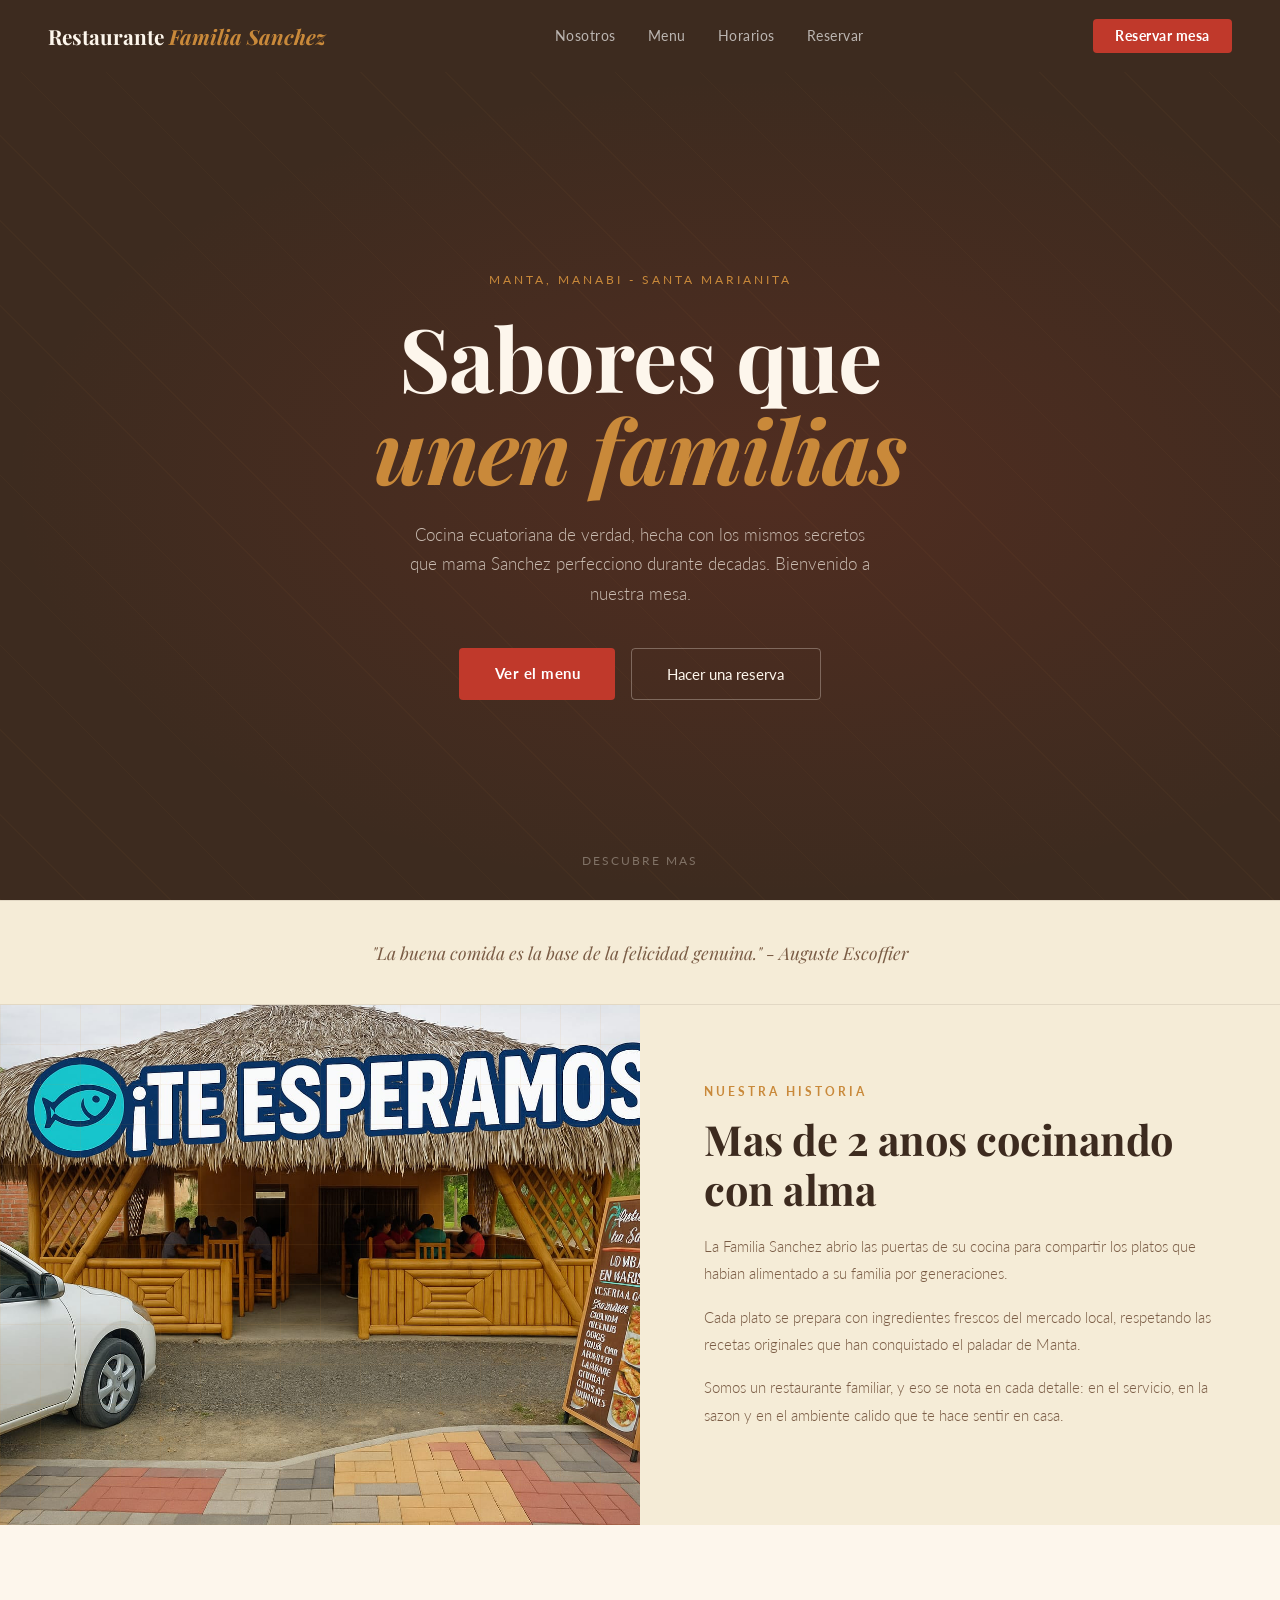
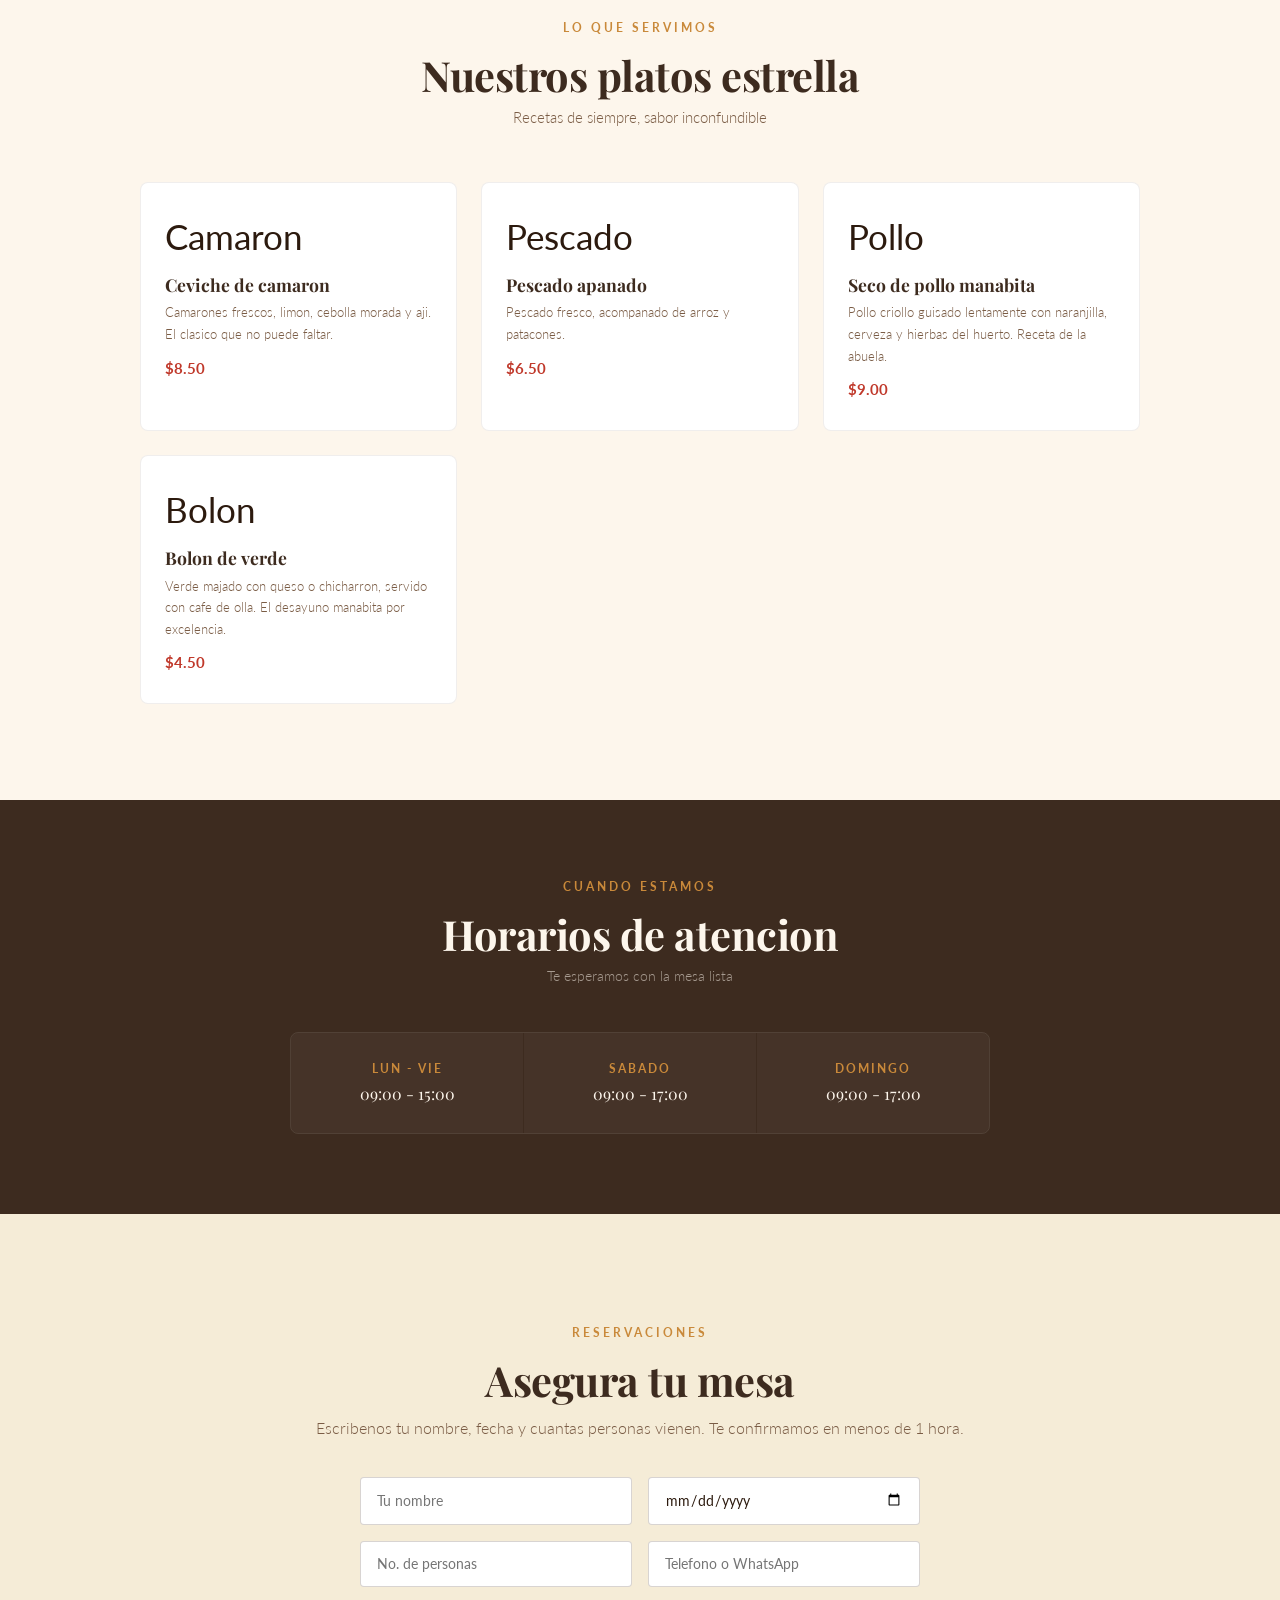
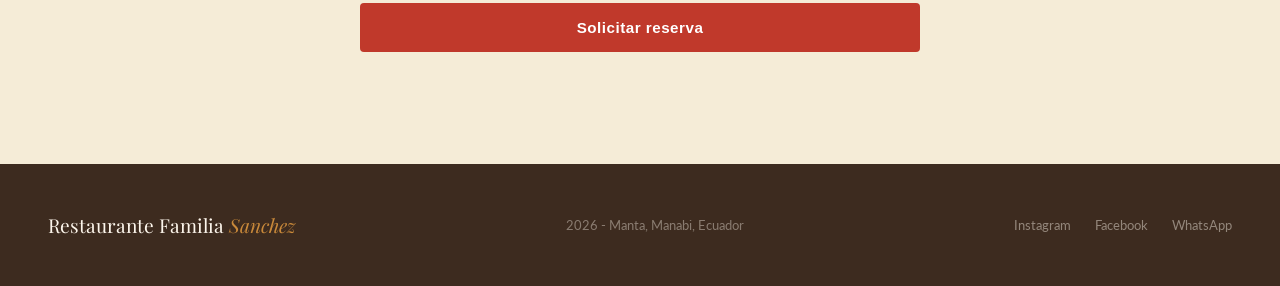
<file: index.html>
<!DOCTYPE html>
<html lang="es">
<head>
  <meta charset="UTF-8">
  <meta name="viewport" content="width=device-width, initial-scale=1.0">
  <title>Restaurante Familia Sanchez</title>
  <link href="https://fonts.googleapis.com/css2?family=Playfair+Display:ital,wght@0,700;0,900;1,700&family=Lato:wght@300;400;700&display=swap" rel="stylesheet">
  <link rel="stylesheet" href="styles.css">
  <script src="app.js" defer></script>
</head>
<body>
  <nav>
    <div class="logo-nav">Restaurante <span>Familia Sanchez</span></div>
    <div class="nav-links">
      <a href="#nosotros">Nosotros</a>
      <a href="#menu">Menu</a>
      <a href="#horarios">Horarios</a>
      <a href="#reserva">Reservar</a>
    </div>
    <a href="#reserva" class="nav-res">Reservar mesa</a>
  </nav>

  <section class="hero">
    <div class="hero-bg"></div>
    <div class="hero-overlay"></div>
    <div class="hero-content">
      <span class="hero-sup">Manta, Manabi - Santa Marianita</span>
      <h1>Sabores que<br><em>unen familias</em></h1>
      <p class="hero-desc">Cocina ecuatoriana de verdad, hecha con los mismos secretos que mama Sanchez perfecciono durante decadas. Bienvenido a nuestra mesa.</p>
      <div class="hero-btns">
        <a href="#menu" class="btn-main">Ver el menu</a>
        <a href="#reserva" class="btn-outline">Hacer una reserva</a>
      </div>
    </div>
    <div class="scroll-hint">descubre mas</div>
  </section>

  <div class="divider">
    <p>"La buena comida es la base de la felicidad genuina." - Auguste Escoffier</p>
  </div>

  <div class="about" id="nosotros">
    <div class="about-image">
      <div class="about-pattern"></div>
      <img src="Restaurante.jpeg" alt="Restaurante Familia Sanchez 2205" class="imagen-restaurante">
    </div>
    <div class="about-text">
      <span class="section-tag">Nuestra historia</span>
      <h2>Mas de 2 anos cocinando con alma</h2>
      <p>La Familia Sanchez abrio las puertas de su cocina para compartir los platos que habian alimentado a su familia por generaciones.</p>
      <p>Cada plato se prepara con ingredientes frescos del mercado local, respetando las recetas originales que han conquistado el paladar de Manta.</p>
      <p>Somos un restaurante familiar, y eso se nota en cada detalle: en el servicio, en la sazon y en el ambiente calido que te hace sentir en casa.</p>
    </div>
  </div>

  <section class="menu-section" id="menu">
    <span class="section-tag">Lo que servimos</span>
    <h2>Nuestros platos estrella</h2>
    <p class="menu-sub">Recetas de siempre, sabor inconfundible</p>
    <div class="menu-grid">
      <div class="menu-card">
        <span class="menu-emoji">Camaron</span>
        <h4>Ceviche de camaron</h4>
        <p>Camarones frescos, limon, cebolla morada y aji. El clasico que no puede faltar.</p>
        <span class="menu-price">$8.50</span>
      </div>
      <div class="menu-card">
        <span class="menu-emoji">Pescado</span>
        <h4>Pescado apanado</h4>
        <p>Pescado fresco, acompanado de arroz y patacones.</p>
        <span class="menu-price">$6.50</span>
      </div>
      <div class="menu-card">
        <span class="menu-emoji">Pollo</span>
        <h4>Seco de pollo manabita</h4>
        <p>Pollo criollo guisado lentamente con naranjilla, cerveza y hierbas del huerto. Receta de la abuela.</p>
        <span class="menu-price">$9.00</span>
      </div>
      <div class="menu-card">
        <span class="menu-emoji">Bolon</span>
        <h4>Bolon de verde</h4>
        <p>Verde majado con queso o chicharron, servido con cafe de olla. El desayuno manabita por excelencia.</p>
        <span class="menu-price">$4.50</span>
      </div>
    </div>
  </section>

  <section class="horarios" id="horarios">
    <span class="section-tag">Cuando estamos</span>
    <h2>Horarios de atencion</h2>
    <p class="horarios-sub">Te esperamos con la mesa lista</p>
    <div class="horarios-grid">
      <div class="horario-item">
        <div class="horario-dia">Lun - Vie</div>
        <div class="horario-hora">09:00 - 15:00</div>
      </div>
      <div class="horario-item">
        <div class="horario-dia">Sabado</div>
        <div class="horario-hora">09:00 - 17:00</div>
      </div>
      <div class="horario-item">
        <div class="horario-dia">Domingo</div>
        <div class="horario-hora">09:00 - 17:00</div>
      </div>
    </div>
  </section>

  <section class="reserva" id="reserva">
    <span class="section-tag">Reservaciones</span>
    <h2>Asegura tu mesa</h2>
    <p>Escribenos tu nombre, fecha y cuantas personas vienen. Te confirmamos en menos de 1 hora.</p>

    <div class="form-row">
      <input type="text" id="nombre" placeholder="Tu nombre" required>
      <input type="date" id="fecha" required>
    </div>
    <div class="form-row" style="margin-top: 1rem;">
      <input type="number" id="personas" placeholder="No. de personas" min="1" max="20" required>
      <input type="tel" id="telefono" placeholder="Telefono o WhatsApp" required>
    </div>

    <button class="form-submit" id="btnReserva" onclick="enviarReserva()">Solicitar reserva</button>
    <div class="msg" id="mensajeRespuesta"></div>
  </section>

  <footer>
    <div class="footer-logo">Restaurante Familia <span>Sanchez</span></div>
    <p>2026 - Manta, Manabi, Ecuador</p>
    <div class="footer-links">
      <a href="#">Instagram</a>
      <a href="#">Facebook</a>
      <a href="#">WhatsApp</a>
    </div>
  </footer>
</body>
</html>
</file>
<file: styles.css>
*, *::before, *::after {
  box-sizing: border-box;
  margin: 0;
  padding: 0;
}

:root {
  --cream: #FDF6EC;
  --warm: #F5ECD7;
  --brown: #3D2B1F;
  --brown2: #6B4226;
  --red: #C0392B;
  --gold: #C9893A;
  --text: #2C1A0E;
  --muted: #7A5C45;
}

html {
  scroll-behavior: smooth;
}

body {
  font-family: 'Lato', sans-serif;
  background: var(--cream);
  color: var(--text);
  overflow-x: hidden;
}

a {
  text-decoration: none;
  color: inherit;
}

/* NAV */
nav {
  display: flex;
  justify-content: space-between;
  align-items: center;
  padding: 1.2rem 3rem;
  background: var(--brown);
  position: sticky;
  top: 0;
  z-index: 100;
}

.logo-nav {
  font-family: 'Playfair Display', serif;
  color: var(--cream);
  font-size: 1.3rem;
  font-weight: 700;
  line-height: 1.2;
}

.logo-nav span {
  color: var(--gold);
  font-style: italic;
}

.nav-links {
  display: flex;
  gap: 2rem;
  font-size: 0.88rem;
  color: rgba(255,255,255,0.65);
  letter-spacing: 0.5px;
}

.nav-links a:hover {
  color: var(--gold);
}

.nav-res {
  background: var(--red);
  color: #fff;
  padding: 0.55rem 1.4rem;
  border-radius: 4px;
  font-size: 0.85rem;
  font-weight: 700;
  letter-spacing: 0.5px;
}

.nav-res:hover {
  background: #a93226;
}

/* HERO */
.hero {
  min-height: 92vh;
  display: flex;
  align-items: center;
  justify-content: center;
  position: relative;
  overflow: hidden;
  background: var(--brown);
}

.hero-bg {
  position: absolute;
  inset: 0;
  background: repeating-linear-gradient(45deg, rgba(201,137,58,0.04) 0, rgba(201,137,58,0.04) 1px, transparent 1px, transparent 60px);
  pointer-events: none;
}

.hero-overlay {
  position: absolute;
  inset: 0;
  background: radial-gradient(ellipse at 60% 50%, rgba(192,57,43,0.15) 0, transparent 70%);
}

.hero-content {
  position: relative;
  text-align: center;
  padding: 2rem;
  max-width: 820px;
}

.hero-sup {
  font-size: 0.78rem;
  letter-spacing: 3px;
  text-transform: uppercase;
  color: var(--gold);
  margin-bottom: 1.5rem;
  display: block;
}

h1 {
  font-family: 'Playfair Display', serif;
  font-size: clamp(3rem, 8vw, 5.5rem);
  color: var(--cream);
  line-height: 1.05;
  letter-spacing: -1px;
  margin-bottom: 1.5rem;
}

h1 em {
  font-style: italic;
  color: var(--gold);
}

.hero-desc {
  color: rgba(253,246,236,0.7);
  font-size: 1.05rem;
  font-weight: 300;
  max-width: 480px;
  margin: 0 auto 2.5rem;
  line-height: 1.75;
}

.hero-btns {
  display: flex;
  gap: 1rem;
  justify-content: center;
  flex-wrap: wrap;
}

.btn-main {
  background: var(--red);
  color: #fff;
  padding: 1rem 2.2rem;
  border-radius: 4px;
  font-weight: 700;
  font-size: 0.95rem;
  letter-spacing: 0.5px;
  transition: background 0.2s;
}

.btn-main:hover {
  background: #a93226;
}

.btn-outline {
  border: 1px solid rgba(253,246,236,0.3);
  color: var(--cream);
  padding: 1rem 2.2rem;
  border-radius: 4px;
  font-size: 0.95rem;
  transition: border-color 0.2s;
}

.btn-outline:hover {
  border-color: var(--gold);
  color: var(--gold);
}

.scroll-hint {
  position: absolute;
  bottom: 2rem;
  left: 50%;
  transform: translateX(-50%);
  color: rgba(253,246,236,0.35);
  font-size: 0.75rem;
  letter-spacing: 2px;
  text-transform: uppercase;
  animation: bob 2s ease-in-out infinite;
}

@keyframes bob {
  0%, 100% { transform: translateX(-50%) translateY(0); }
  50% { transform: translateX(-50%) translateY(6px); }
}

/* DIVIDER */
.divider {
  text-align: center;
  padding: 2.5rem;
  background: var(--warm);
  border-top: 1px solid rgba(61,43,31,0.1);
  border-bottom: 1px solid rgba(61,43,31,0.1);
}

.divider p {
  font-family: 'Playfair Display', serif;
  font-style: italic;
  color: var(--muted);
  font-size: 1.1rem;
}

/* NOSOTROS */
.about {
  display: grid;
  grid-template-columns: 1fr 1fr;
  gap: 0;
  max-width: 100%;
  overflow: hidden;
}

.about-image {
  background: var(--brown2);
  min-height: 420px;
  display: flex;
  align-items: center;
  justify-content: center;
  position: relative;
  overflow: hidden;
}

.imagen-restaurante {
  position: absolute;
  inset: 0;
  width: 100%;
  height: 100%;
  object-fit: cover;        /* Llena el contenedor proporcionalmente */
  object-position: center;   /* Centra la imagen por defecto */
  z-index: 1;
}

.about-illustration {
  font-size: 7rem;
  opacity: 0.25;
  z-index: 3;
}

.about-pattern {
  position: absolute;
  inset: 0;
  background: repeating-linear-gradient(0deg, rgba(201,137,58,0.08) 0, rgba(201,137,58,0.08) 1px, transparent 1px, transparent 40px), repeating-linear-gradient(90deg, rgba(201,137,58,0.08) 0, rgba(201,137,58,0.08) 1px, transparent 1px, transparent 40px);
  z-index: 2;
}

.about-text {
  padding: 5rem 4rem;
  background: var(--warm);
}

.section-tag {
  font-size: 0.72rem;
  letter-spacing: 3px;
  text-transform: uppercase;
  color: var(--gold);
  font-weight: 700;
  margin-bottom: 1rem;
  display: block;
}

h2 {
  font-family: 'Playfair Display', serif;
  font-size: clamp(1.8rem, 3.5vw, 2.6rem);
  line-height: 1.2;
  letter-spacing: -0.5px;
  margin-bottom: 1.2rem;
  color: var(--brown);
}

.about-text p {
  color: var(--muted);
  font-size: 0.95rem;
  line-height: 1.8;
  margin-bottom: 1rem;
  font-weight: 300;
}

.about-text p strong {
  color: var(--brown2);
  font-weight: 700;
}

/* MENU PREVIEW */
.menu-section {
  padding: 6rem 3rem;
  background: var(--cream);
  text-align: center;
}

.menu-section h2 {
  margin-bottom: 0.5rem;
}

.menu-sub {
  color: var(--muted);
  font-size: 0.95rem;
  margin-bottom: 3.5rem;
  font-weight: 300;
}

.menu-grid {
  display: grid;
  grid-template-columns: repeat(auto-fit, minmax(240px, 1fr));
  gap: 1.5rem;
  max-width: 1000px;
  margin: 0 auto;
}

.menu-card {
  background: #fff;
  border: 1px solid rgba(61,43,31,0.08);
  border-radius: 8px;
  padding: 2rem 1.5rem;
  text-align: left;
  transition: transform 0.2s, box-shadow 0.2s;
}

.menu-card:hover {
  transform: translateY(-4px);
  box-shadow: 0 12px 30px rgba(61,43,31,0.1);
}

.menu-emoji {
  font-size: 2.2rem;
  margin-bottom: 1rem;
  display: block;
}

.menu-card h4 {
  font-family: 'Playfair Display', serif;
  font-size: 1.1rem;
  margin-bottom: 0.4rem;
  color: var(--brown);
}

.menu-card p {
  font-size: 0.82rem;
  color: var(--muted);
  line-height: 1.65;
  font-weight: 300;
}

.menu-price {
  display: inline-block;
  margin-top: 0.8rem;
  font-weight: 700;
  color: var(--red);
  font-size: 0.95rem;
}

/* HORARIOS */
.horarios {
  background: var(--brown);
  padding: 5rem 3rem;
  text-align: center;
}

.horarios h2 {
  color: var(--cream);
  margin-bottom: 0.5rem;
}

.horarios-sub {
  color: rgba(253,246,236,0.55);
  font-size: 0.9rem;
  margin-bottom: 3rem;
  font-weight: 300;
}

.horarios-grid {
  display: flex;
  justify-content: center;
  gap: 1px;
  max-width: 700px;
  margin: 0 auto;
  border: 1px solid rgba(255,255,255,0.1);
  border-radius: 8px;
  overflow: hidden;
}

.horario-item {
  flex: 1;
  padding: 1.8rem 1rem;
  background: rgba(255,255,255,0.04);
}

.horario-item:hover {
  background: rgba(201,137,58,0.1);
}

.horario-dia {
  font-size: 0.72rem;
  letter-spacing: 2px;
  text-transform: uppercase;
  color: var(--gold);
  font-weight: 700;
  margin-bottom: 0.5rem;
}

.horario-hora {
  color: var(--cream);
  font-family: 'Playfair Display', serif;
  font-size: 1rem;
}

/* RESERVA */
.reserva {
  padding: 7rem 3rem;
  background: var(--warm);
  text-align: center;
}

.reserva h2 {
  margin-bottom: 0.8rem;
}

.reserva p {
  color: var(--muted);
  margin-bottom: 2.5rem;
  font-weight: 300;
}

.form-row {
  display: flex;
  gap: 1rem;
  justify-content: center;
  flex-wrap: wrap;
  max-width: 560px;
  margin: 0 auto;
}

.form-row input {
  flex: 1;
  min-width: 160px;
  padding: 0.85rem 1rem;
  border: 1px solid rgba(61,43,31,0.2);
  border-radius: 4px;
  background: #fff;
  font-family: 'Lato', sans-serif;
  font-size: 0.9rem;
  color: var(--text);
  outline: none;
}

.form-row input:focus {
  border-color: var(--gold);
}

.form-submit {
  width: 100%;
  max-width: 560px;
  margin: 1rem auto 0;
  display: block;
  background: var(--red);
  color: #fff;
  border: none;
  padding: 1rem;
  border-radius: 4px;
  font-size: 0.95rem;
  font-weight: 700;
  letter-spacing: 0.5px;
  cursor: pointer;
}

.form-submit:hover {
  background: #a93226;
}

/* FOOTER */
footer {
  background: var(--brown);
  padding: 3rem;
  display: flex;
  flex-wrap: wrap;
  gap: 2rem;
  justify-content: space-between;
  align-items: center;
}

.footer-logo {
  font-family: 'Playfair Display', serif;
  color: var(--cream);
  font-size: 1.2rem;
}

.footer-logo span {
  color: var(--gold);
  font-style: italic;
}

footer p {
  font-size: 0.82rem;
  color: rgba(253,246,236,0.4);
}

.footer-links {
  display: flex;
  gap: 1.5rem;
  font-size: 0.82rem;
  color: rgba(253,246,236,0.45);
}

.footer-links a:hover {
  color: var(--gold);
}

/* MEDIA QUERIES */
@media(max-width: 700px) {
  nav { padding: 1rem 1.5rem; }
  .nav-links { display: none;}
}
</file>
